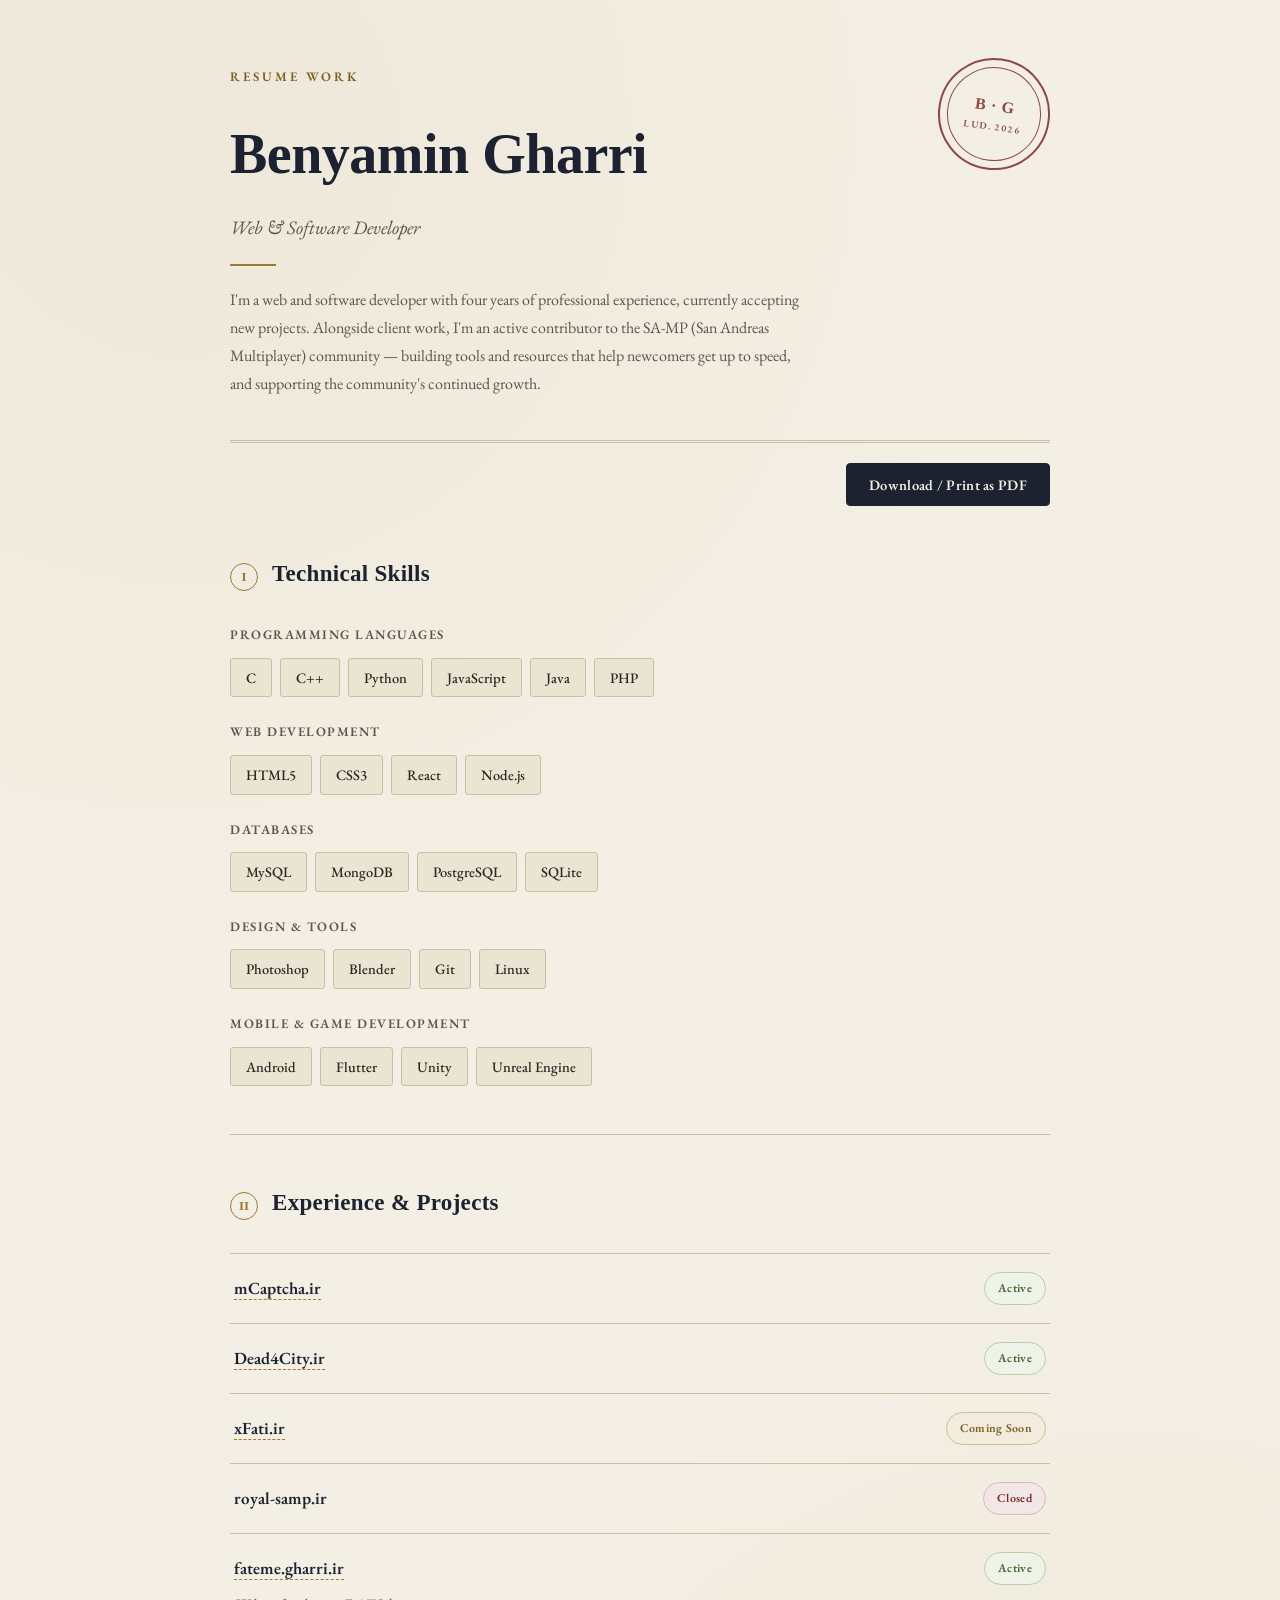
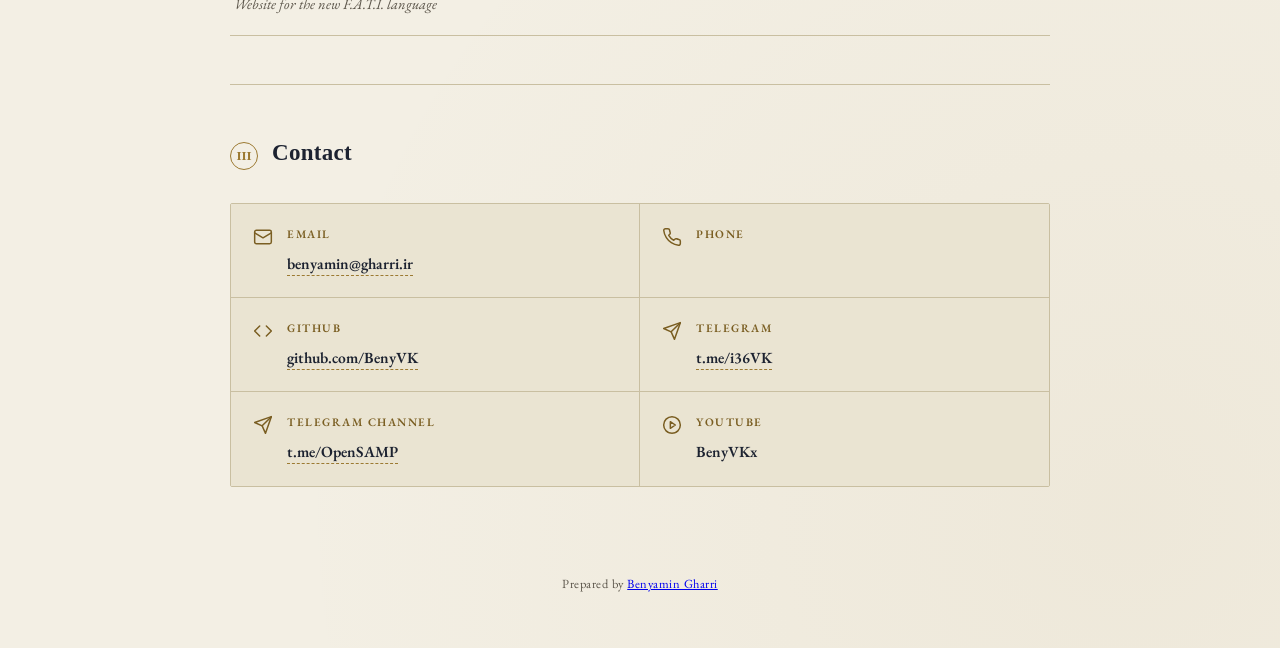
<file: index.html>
<!DOCTYPE html><html lang="en" dir="ltr"><head><meta charset="UTF-8"><meta name="viewport" content="width=device-width, initial-scale=1.0"><title>&amp; Benyamin Gharri &amp;</title><link href="style.min.css" rel="stylesheet"><link href="fonts.min.css" rel="stylesheet"><link rel="icon" type="image/png" href="img/wikipedia.png"></head><body><div class="sheet"><header><div class="seal" aria-hidden="true"><div class="seal-text"> B · G <small class="lud-tooltip"> LUD. 2026 <span class="lud-tooltip-text">Last UpDate</span></small></div></div><div class="eyebrow">Resume Work</div><h1 class="name">Benyamin Gharri</h1><p class="role">Web &amp; Software Developer</p><div class="rule-small"></div><p class="bio">I'm a web and software developer with four years of professional experience, currently accepting new projects. Alongside client work, I'm an active contributor to the SA-MP (San Andreas Multiplayer) community — building tools and resources that help newcomers get up to speed, and supporting the community's continued growth.</p></header><div class="actions no-print"><button class="print-btn" onclick="window.print()">Download / Print as PDF</button></div><main><section id="skills"><div class="sec-head"><div class="sec-no">I</div><h2 class="sec-title">Technical Skills</h2></div><div class="skill-group"><div class="skill-cat">Programming Languages</div><div class="skill-tags"><a class="tag" href="https://www.iso.org/standard/74528.html" target="_blank" rel="noopener">C</a><a class="tag" href="https://isocpp.org" target="_blank" rel="noopener">C++</a><a class="tag" href="https://www.python.org" target="_blank" rel="noopener">Python</a><a class="tag" href="https://developer.mozilla.org/docs/Web/JavaScript" target="_blank" rel="noopener">JavaScript</a><a class="tag" href="https://www.java.com" target="_blank" rel="noopener">Java</a><a class="tag" href="https://www.php.net" target="_blank" rel="noopener">PHP</a></div></div><div class="skill-group"><div class="skill-cat">Web Development</div><div class="skill-tags"><a class="tag" href="https://developer.mozilla.org/docs/Web/HTML" target="_blank" rel="noopener">HTML5</a><a class="tag" href="https://developer.mozilla.org/docs/Web/CSS" target="_blank" rel="noopener">CSS3</a><a class="tag" href="https://react.dev" target="_blank" rel="noopener">React</a><a class="tag" href="https://nodejs.org" target="_blank" rel="noopener">Node.js</a></div></div><div class="skill-group"><div class="skill-cat">Databases</div><div class="skill-tags"><a class="tag" href="https://www.mysql.com" target="_blank" rel="noopener">MySQL</a><a class="tag" href="https://www.mongodb.com" target="_blank" rel="noopener">MongoDB</a><a class="tag" href="https://www.postgresql.org" target="_blank" rel="noopener">PostgreSQL</a><a class="tag" href="https://www.sqlite.org" target="_blank" rel="noopener">SQLite</a></div></div><div class="skill-group"><div class="skill-cat">Design &amp; Tools</div><div class="skill-tags"><a class="tag" href="https://www.adobe.com/products/photoshop.html" target="_blank" rel="noopener">Photoshop</a><a class="tag" href="https://www.blender.org" target="_blank" rel="noopener">Blender</a><a class="tag" href="https://git-scm.com" target="_blank" rel="noopener">Git</a><a class="tag" href="https://www.linux.org" target="_blank" rel="noopener">Linux</a></div></div><div class="skill-group"><div class="skill-cat">Mobile &amp; Game Development</div><div class="skill-tags"><a class="tag" href="https://developer.android.com" target="_blank" rel="noopener">Android</a><a class="tag" href="https://flutter.dev" target="_blank" rel="noopener">Flutter</a><a class="tag" href="https://unity.com" target="_blank" rel="noopener">Unity</a><a class="tag" href="https://www.unrealengine.com" target="_blank" rel="noopener">Unreal Engine</a></div></div></section><section id="work"><div class="sec-head"><div class="sec-no">II</div><h2 class="sec-title">Experience &amp; Projects</h2></div><div class="ledger"><div class="entry"><div class="entry-name"><a href="https://mcaptcha.ir" target="_blank" rel="noopener">mCaptcha.ir</a></div><span class="status active">Active</span></div><div class="entry"><div class="entry-name"><a href="https://dead4city.ir" target="_blank" rel="noopener">Dead4City.ir</a></div><span class="status active">Active</span></div><div class="entry"><div class="entry-name"><a href="https://xfati.ir" target="_blank" rel="noopener">xFati.ir</a></div><span class="status soon">Coming Soon</span></div><div class="entry"><div class="entry-name">royal-samp.ir</div><span class="status closed">Closed</span></div><div class="entry"><div class="entry-name"><a href="https://fateme.gharri.ir" target="_blank" rel="noopener">fateme.gharri.ir</a></div><span class="status active">Active</span><div class="entry-desc">Website for the new F.A.T.I. language</div></div></div></section><section id="contact"><div class="sec-head"><div class="sec-no">III</div><h2 class="sec-title">Contact</h2></div><div class="contact-grid"><div class="contact-card"><span class="contact-icon" aria-hidden="true"><svg viewBox="0 0 24 24" fill="none" stroke="currentColor" stroke-width="1.8" stroke-linecap="round" stroke-linejoin="round"><rect x="2" y="4" width="20" height="16" rx="2"></rect><polyline points="2 7 12 13 22 7"></polyline></svg></span><div class="contact-info"><div class="contact-label">Email</div><div class="contact-value"><a href="mailto:benyamin@gharri.ir">benyamin@gharri.ir</a></div></div></div><div class="contact-card"><span class="contact-icon" aria-hidden="true"><svg viewBox="0 0 24 24" fill="none" stroke="currentColor" stroke-width="1.8" stroke-linecap="round" stroke-linejoin="round"><path d="M22 16.92v3a2 2 0 0 1-2.18 2 19.79 19.79 0 0 1-8.63-3.07 19.5 19.5 0 0 1-6-6 19.79 19.79 0 0 1-3.07-8.67A2 2 0 0 1 4.11 2h3a2 2 0 0 1 2 1.72c.13.96.36 1.9.7 2.81a2 2 0 0 1-.45 2.11L8.09 9.91a16 16 0 0 0 6 6l1.27-1.27a2 2 0 0 1 2.11-.45c.91.34 1.85.57 2.81.7A2 2 0 0 1 22 16.92z"></path></svg></span><div class="contact-info"><div class="contact-label">Phone</div><div class="contact-value"><a href="tel:"></a></div></div></div><div class="contact-card"><span class="contact-icon" aria-hidden="true"><svg viewBox="0 0 24 24" fill="none" stroke="currentColor" stroke-width="1.8" stroke-linecap="round" stroke-linejoin="round"><polyline points="16 18 22 12 16 6"></polyline><polyline points="8 6 2 12 8 18"></polyline></svg></span><div class="contact-info"><div class="contact-label">GitHub</div><div class="contact-value"><a href="https://github.com/BenyVK" target="_blank" rel="noopener">github.com/BenyVK</a></div></div></div><div class="contact-card"><span class="contact-icon" aria-hidden="true"><svg viewBox="0 0 24 24" fill="none" stroke="currentColor" stroke-width="1.8" stroke-linecap="round" stroke-linejoin="round"><line x1="22" y1="2" x2="11" y2="13"></line><polygon points="22 2 15 22 11 13 2 9 22 2"></polygon></svg></span><div class="contact-info"><div class="contact-label">Telegram</div><div class="contact-value"><a href="https://t.me/i36VK" target="_blank" rel="noopener">t.me/i36VK</a></div></div></div><div class="contact-card"><span class="contact-icon" aria-hidden="true"><svg viewBox="0 0 24 24" fill="none" stroke="currentColor" stroke-width="1.8" stroke-linecap="round" stroke-linejoin="round"><line x1="22" y1="2" x2="11" y2="13"></line><polygon points="22 2 15 22 11 13 2 9 22 2"></polygon></svg></span><div class="contact-info"><div class="contact-label">Telegram Channel</div><div class="contact-value"><a href="https://t.me/OpenSAMP" target="_blank" rel="noopener">t.me/OpenSAMP</a></div></div></div><div class="contact-card"><span class="contact-icon" aria-hidden="true"><svg viewBox="0 0 24 24" fill="none" stroke="currentColor" stroke-width="1.8" stroke-linecap="round" stroke-linejoin="round"><circle cx="12" cy="12" r="10"></circle><polygon points="10 8 16 12 10 16"></polygon></svg></span><div class="contact-info"><div class="contact-label">YouTube</div><div class="contact-value">BenyVKx</div></div></div></div></section></main><footer>Prepared by <a href="https://github.com/BenyVK/my-work-resume" target="_blank" rel="noopener">Benyamin Gharri</a></footer></div></body></html>
</file>
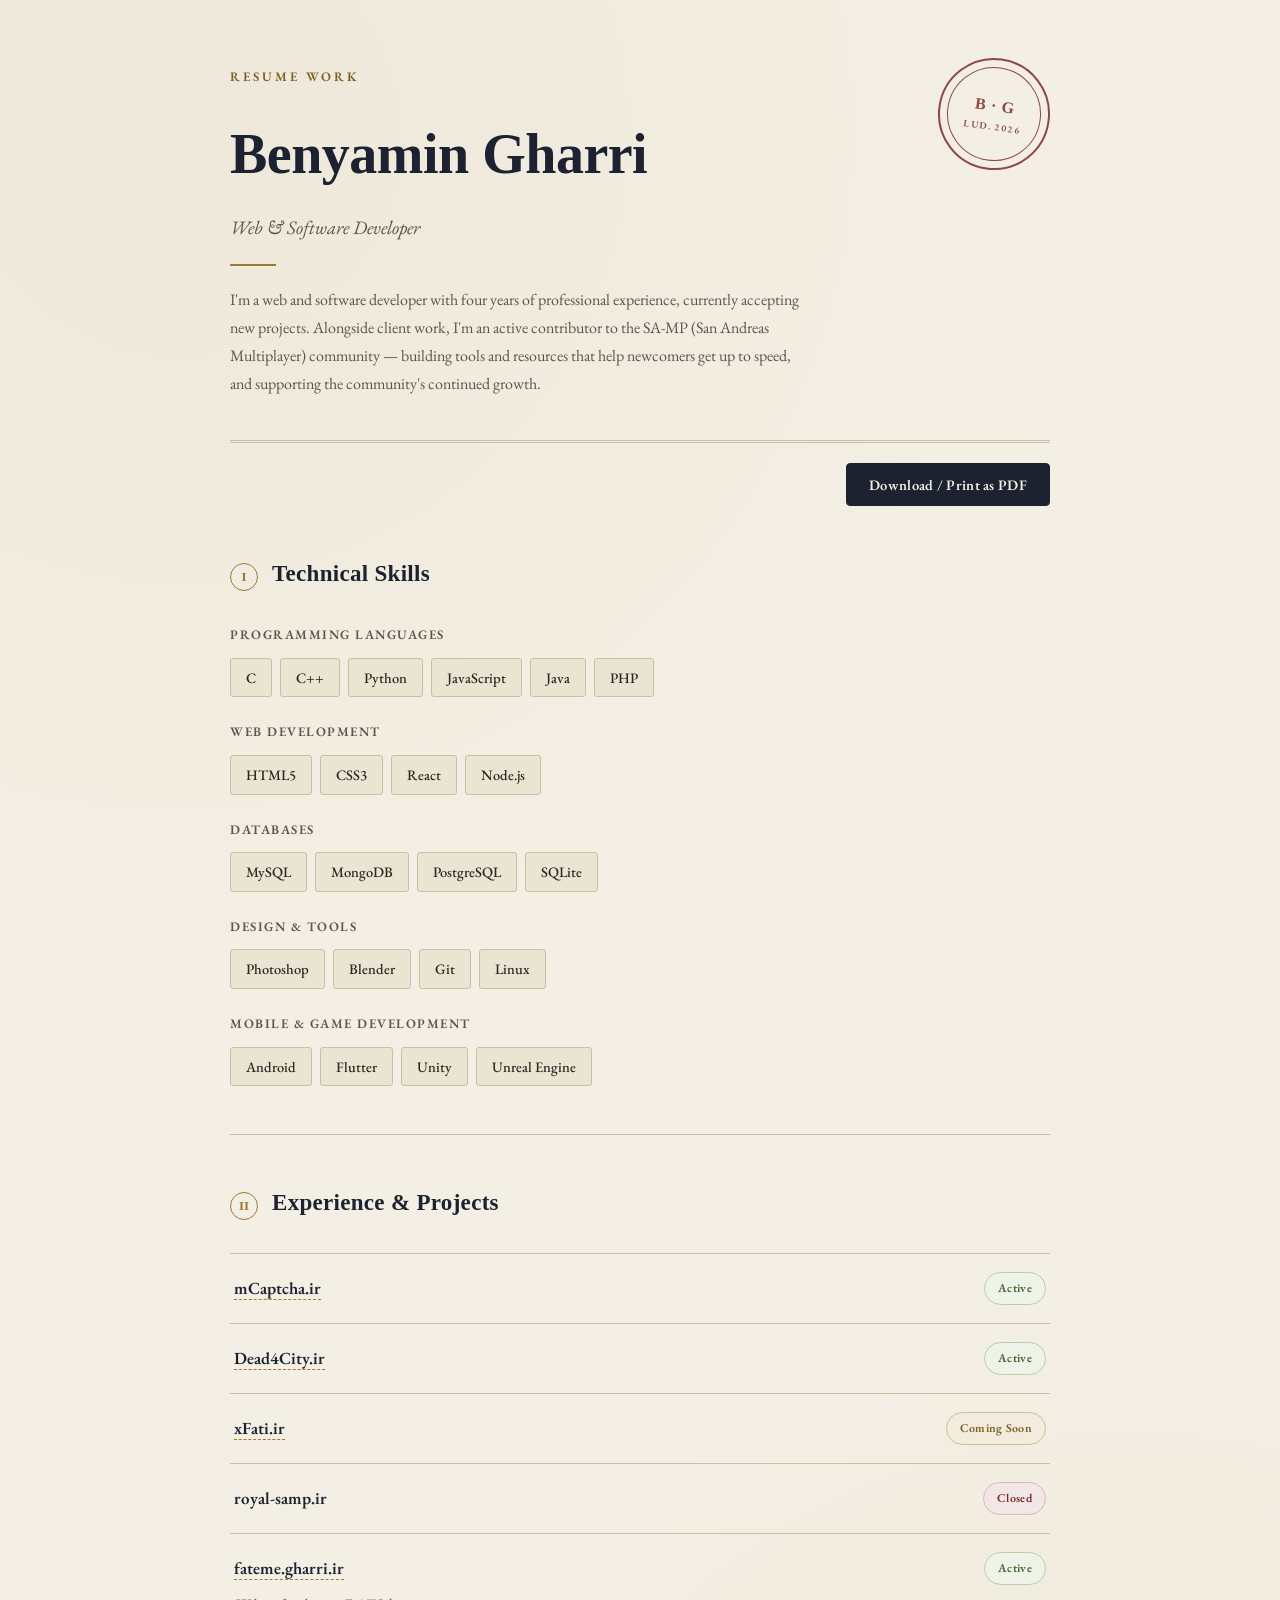
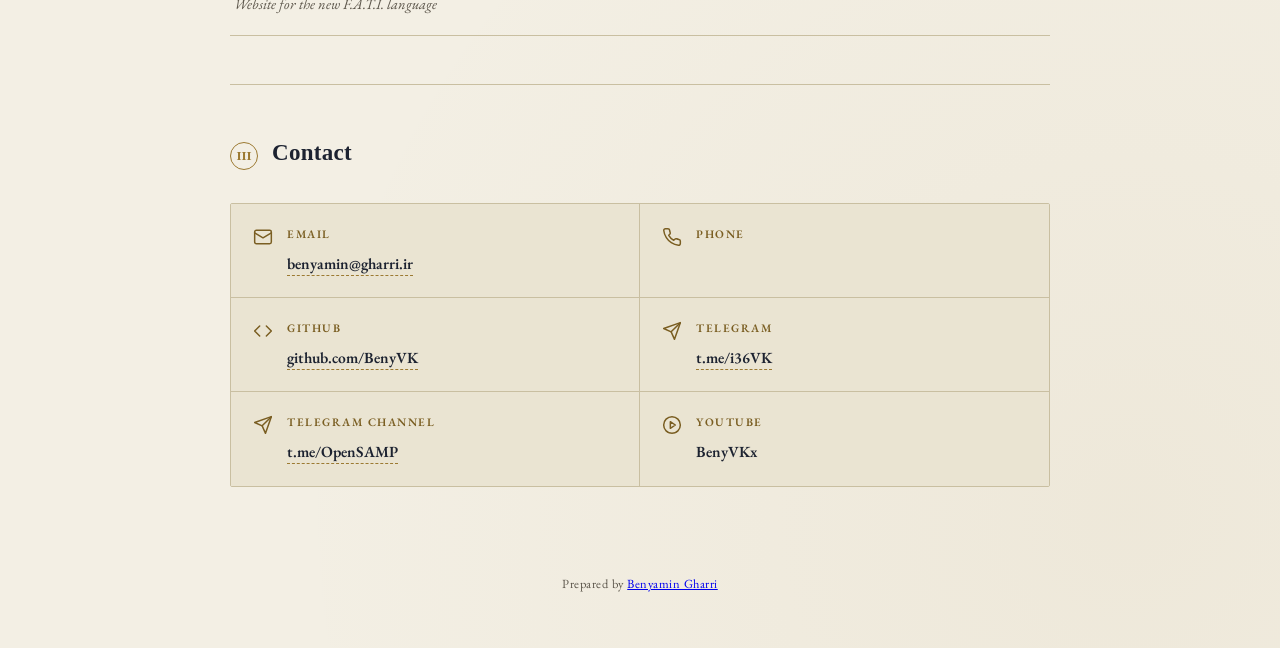
<file: index.org.html>
<!DOCTYPE html>
<html lang="en" dir="ltr">
  <head>
    <meta charset="UTF-8">
    <meta name="viewport" content="width=device-width, initial-scale=1.0">
    <title>&amp; Benyamin Gharri &amp;</title>
    <link href="style.min.css" rel="stylesheet">
    <link href="fonts.min.css" rel="stylesheet">
    <link rel="icon" type="image/png" href="img/wikipedia.png">
  </head>

  <body>
    <div class="sheet">
      <header>
        <div class="seal" aria-hidden="true">
        <div class="seal-text">
          B · G
          <small class="lud-tooltip">
          LUD. 2026
          <span class="lud-tooltip-text">Last UpDate</span>
          </small>
        </div>
        </div>
        <div class="eyebrow">Resume Work</div>
        <h1 class="name">Benyamin Gharri</h1>
        <p class="role">Web &amp; Software Developer</p>
        <div class="rule-small"></div>
        <p class="bio">I'm a web and software developer with four years of professional experience, currently accepting new projects. Alongside client work, I'm an active contributor to the SA-MP (San Andreas Multiplayer) community — building tools and resources that help newcomers get up to speed, and supporting the community's continued growth.</p>
      </header>

      <div class="actions no-print">
        <button class="print-btn" onclick="window.print()">Download / Print as PDF</button>
      </div>

      <main>

      <section id="skills">
        <div class="sec-head">
          <div class="sec-no">I</div>
          <h2 class="sec-title">Technical Skills</h2>
        </div>

        <div class="skill-group">
          <div class="skill-cat">Programming Languages</div>
          <div class="skill-tags">
            <a class="tag" href="https://www.iso.org/standard/74528.html" target="_blank" rel="noopener">C</a>
            <a class="tag" href="https://isocpp.org" target="_blank" rel="noopener">C++</a>
            <a class="tag" href="https://www.python.org" target="_blank" rel="noopener">Python</a>
            <a class="tag" href="https://developer.mozilla.org/docs/Web/JavaScript" target="_blank" rel="noopener">JavaScript</a>
            <a class="tag" href="https://www.java.com" target="_blank" rel="noopener">Java</a>
            <a class="tag" href="https://www.php.net" target="_blank" rel="noopener">PHP</a>
          </div>
        </div>

        <div class="skill-group">
          <div class="skill-cat">Web Development</div>
          <div class="skill-tags">
            <a class="tag" href="https://developer.mozilla.org/docs/Web/HTML" target="_blank" rel="noopener">HTML5</a>
            <a class="tag" href="https://developer.mozilla.org/docs/Web/CSS" target="_blank" rel="noopener">CSS3</a>
            <a class="tag" href="https://react.dev" target="_blank" rel="noopener">React</a>
            <a class="tag" href="https://nodejs.org" target="_blank" rel="noopener">Node.js</a>
          </div>
        </div>

        <div class="skill-group">
          <div class="skill-cat">Databases</div>
          <div class="skill-tags">
            <a class="tag" href="https://www.mysql.com" target="_blank" rel="noopener">MySQL</a>
            <a class="tag" href="https://www.mongodb.com" target="_blank" rel="noopener">MongoDB</a>
            <a class="tag" href="https://www.postgresql.org" target="_blank" rel="noopener">PostgreSQL</a>
            <a class="tag" href="https://www.sqlite.org" target="_blank" rel="noopener">SQLite</a>
          </div>
        </div>

        <div class="skill-group">
          <div class="skill-cat">Design &amp; Tools</div>
          <div class="skill-tags">
            <a class="tag" href="https://www.adobe.com/products/photoshop.html" target="_blank" rel="noopener">Photoshop</a>
            <a class="tag" href="https://www.blender.org" target="_blank" rel="noopener">Blender</a>
            <a class="tag" href="https://git-scm.com" target="_blank" rel="noopener">Git</a>
            <a class="tag" href="https://www.linux.org" target="_blank" rel="noopener">Linux</a>
          </div>
        </div>

        <div class="skill-group">
          <div class="skill-cat">Mobile &amp; Game Development</div>
          <div class="skill-tags">
            <a class="tag" href="https://developer.android.com" target="_blank" rel="noopener">Android</a>
            <a class="tag" href="https://flutter.dev" target="_blank" rel="noopener">Flutter</a>
            <a class="tag" href="https://unity.com" target="_blank" rel="noopener">Unity</a>
            <a class="tag" href="https://www.unrealengine.com" target="_blank" rel="noopener">Unreal Engine</a>
          </div>
        </div>
      </section>

      <section id="work">
        <div class="sec-head">
          <div class="sec-no">II</div>
          <h2 class="sec-title">Experience &amp; Projects</h2>
        </div>

        <div class="ledger">
          <div class="entry">
            <div class="entry-name"><a href="https://mcaptcha.ir" target="_blank" rel="noopener">mCaptcha.ir</a></div>
            <span class="status active">Active</span>
          </div>

          <div class="entry">
            <div class="entry-name"><a href="https://dead4city.ir" target="_blank" rel="noopener">Dead4City.ir</a></div>
            <span class="status active">Active</span>
          </div>

          <div class="entry">
            <div class="entry-name"><a href="https://xfati.ir" target="_blank" rel="noopener">xFati.ir</a></div>
            <span class="status soon">Coming Soon</span>
          </div>

          <div class="entry">
            <div class="entry-name">royal-samp.ir</div>
            <span class="status closed">Closed</span>
          </div>

          <div class="entry">
            <div class="entry-name"><a href="https://fateme.gharri.ir" target="_blank" rel="noopener">fateme.gharri.ir</a></div>
            <span class="status active">Active</span>
            <div class="entry-desc">Website for the new F.A.T.I. language</div>
          </div>
        </div>
      </section>

      <section id="contact">
        <div class="sec-head">
          <div class="sec-no">III</div>
          <h2 class="sec-title">Contact</h2>
        </div>

        <div class="contact-grid">
          <div class="contact-card">
            <span class="contact-icon" aria-hidden="true">
              <svg viewBox="0 0 24 24" fill="none" stroke="currentColor" stroke-width="1.8" stroke-linecap="round" stroke-linejoin="round"><rect x="2" y="4" width="20" height="16" rx="2"></rect><polyline points="2 7 12 13 22 7"></polyline></svg>
            </span>
            <div class="contact-info">
              <div class="contact-label">Email</div>
              <div class="contact-value"><a href="mailto:benyamin@gharri.ir">benyamin@gharri.ir</a></div>
            </div>
          </div>
          <div class="contact-card">
            <span class="contact-icon" aria-hidden="true">
              <svg viewBox="0 0 24 24" fill="none" stroke="currentColor" stroke-width="1.8" stroke-linecap="round" stroke-linejoin="round"><path d="M22 16.92v3a2 2 0 0 1-2.18 2 19.79 19.79 0 0 1-8.63-3.07 19.5 19.5 0 0 1-6-6 19.79 19.79 0 0 1-3.07-8.67A2 2 0 0 1 4.11 2h3a2 2 0 0 1 2 1.72c.13.96.36 1.9.7 2.81a2 2 0 0 1-.45 2.11L8.09 9.91a16 16 0 0 0 6 6l1.27-1.27a2 2 0 0 1 2.11-.45c.91.34 1.85.57 2.81.7A2 2 0 0 1 22 16.92z"></path></svg>
            </span>
            <div class="contact-info">
              <div class="contact-label">Phone</div>
              <div class="contact-value"><a href="tel:+"></a></div>
            </div>
          </div>
          <div class="contact-card">
            <span class="contact-icon" aria-hidden="true">
              <svg viewBox="0 0 24 24" fill="none" stroke="currentColor" stroke-width="1.8" stroke-linecap="round" stroke-linejoin="round"><polyline points="16 18 22 12 16 6"></polyline><polyline points="8 6 2 12 8 18"></polyline></svg>
            </span>
            <div class="contact-info">
              <div class="contact-label">GitHub</div>
              <div class="contact-value"><a href="https://github.com/BenyVK" target="_blank" rel="noopener">github.com/BenyVK</a></div>
            </div>
          </div>
          <div class="contact-card">
            <span class="contact-icon" aria-hidden="true">
              <svg viewBox="0 0 24 24" fill="none" stroke="currentColor" stroke-width="1.8" stroke-linecap="round" stroke-linejoin="round"><line x1="22" y1="2" x2="11" y2="13"></line><polygon points="22 2 15 22 11 13 2 9 22 2"></polygon></svg>
            </span>
            <div class="contact-info">
              <div class="contact-label">Telegram</div>
              <div class="contact-value"><a href="https://t.me/i36VK" target="_blank" rel="noopener">t.me/i36VK</a></div>
            </div>
          </div>
          <div class="contact-card">
            <span class="contact-icon" aria-hidden="true">
              <svg viewBox="0 0 24 24" fill="none" stroke="currentColor" stroke-width="1.8" stroke-linecap="round" stroke-linejoin="round"><line x1="22" y1="2" x2="11" y2="13"></line><polygon points="22 2 15 22 11 13 2 9 22 2"></polygon></svg>
            </span>
            <div class="contact-info">
              <div class="contact-label">Telegram Channel</div>
              <div class="contact-value"><a href="https://t.me/OpenSAMP" target="_blank" rel="noopener">t.me/OpenSAMP</a></div>
            </div>
          </div>
          <div class="contact-card">
            <span class="contact-icon" aria-hidden="true">
              <svg viewBox="0 0 24 24" fill="none" stroke="currentColor" stroke-width="1.8" stroke-linecap="round" stroke-linejoin="round"><circle cx="12" cy="12" r="10"></circle><polygon points="10 8 16 12 10 16"></polygon></svg>
            </span>
            <div class="contact-info">
              <div class="contact-label">YouTube</div>
              <div class="contact-value">BenyVKx</div>
            </div>
          </div>
        </div>
      </section>

      </main>

      <footer>Prepared by <a href="https://github.com/BenyVK/my-work-resume" target="_blank" rel="noopener">Benyamin Gharri</a></footer>

    </div>
  </body>
</html>
</file>
<file: style.min.css>
:root{--ink:#1c2230;--paper:#f3efe4;--paper-2:#eae4d2;--line:#c9bfa1;--brass:#9c7a32;--brass-deep:#7a5e22;--text:#2a2620;--text-soft:#5b554a;--seal:#7a2b2b;--ok:#3e5e2c;--ok-bg:#eef3e8;--ok-line:#b9cdab;--soon-bg:#f3ecdd;--closed-bg:#f3e6e6;--closed-line:#d9b8b8}*{box-sizing:border-box;margin:0;padding:0}html{scroll-behavior:smooth}body{background:var(--paper);color:var(--text);font-family:'EB Garamond',Georgia,serif;font-size:17px;line-height:1.75;background-image:radial-gradient(circle at 14% 6%,rgba(156,122,50,0.06),transparent 35%),radial-gradient(circle at 88% 94%,rgba(156,122,50,0.06),transparent 35%)}@media (prefers-reduced-motion:reduce){*{animation:none !important;transition:none !important}}.sheet{max-width:880px;margin:0 auto;padding:0 30px}header{position:relative;padding:66px 0 42px;border-bottom:3px double var(--line)}.eyebrow{font-size:13px;letter-spacing:3px;text-transform:uppercase;color:var(--brass-deep);font-weight:600;margin-bottom:16px}.name{font-family:'Playfair Display',serif;font-size:clamp(36px,6vw,56px);font-weight:800;color:var(--ink);letter-spacing:-0.5px}.role{font-size:19px;font-style:italic;color:var(--text-soft);margin-top:8px}.rule-small{width:46px;height:2px;background:var(--brass);margin:20px 0 0}.bio{margin-top:20px;max-width:580px;font-size:16px;color:var(--text-soft)}.seal{position:absolute;top:58px;right:0;width:112px;height:112px;border:2.5px solid var(--seal);border-radius:50%;display:flex;align-items:center;justify-content:center;transform:rotate(8deg);opacity:0.85;color:var(--seal)}.seal::before{content:"";position:absolute;inset:7px;border:1px solid var(--seal);border-radius:50%}.seal-text{font-family:'Playfair Display',serif;font-size:16px;font-weight:800;text-align:center;line-height:1.4;letter-spacing:1px}.seal-text small{display:block;font-family:'EB Garamond',serif;font-size:9.5px;font-weight:600;letter-spacing:1.5px;margin-top:3px}@media (max-width:640px){.seal{display:none}}section{padding:48px 0;border-bottom:1px solid var(--line)}section:last-of-type{border-bottom:none}.sec-head{display:flex;align-items:baseline;gap:14px;margin-bottom:30px}.sec-no{font-family:'Playfair Display',serif;font-size:13px;font-weight:700;color:var(--brass);border:1px solid var(--brass);border-radius:50%;width:28px;height:28px;display:flex;align-items:center;justify-content:center;flex-shrink:0}.sec-title{font-family:'Playfair Display',serif;font-size:23px;font-weight:700;color:var(--ink);letter-spacing:0.3px}.skill-group{margin-bottom:24px}.skill-group:last-child{margin-bottom:0}.skill-cat{font-size:13px;font-weight:600;text-transform:uppercase;color:var(--text-soft);margin-bottom:11px;letter-spacing:1.5px}.skill-tags{display:flex;flex-wrap:wrap;gap:8px}.tag{font-size:14.5px;padding:6px 15px;border:1px solid var(--line);border-radius:3px;background:var(--paper-2);color:var(--text);font-weight:500;text-decoration:none;display:inline-block;transition:background 0.15s ease,border-color 0.15s ease,color 0.15s ease}.tag:hover{background:var(--brass);border-color:var(--brass-deep);color:#fff}.ledger{border-top:1px solid var(--line)}.entry{display:grid;grid-template-columns:1fr auto;gap:6px 16px;align-items:center;padding:18px 4px;border-bottom:1px solid var(--line)}.entry-name{font-size:17px;font-weight:600;color:var(--ink)}.entry-name a{color:inherit;text-decoration:none;border-bottom:1px dashed var(--brass)}.entry-name a:hover{color:var(--brass-deep)}.entry-desc{grid-column:1 / 2;font-size:14.5px;font-style:italic;color:var(--text-soft)}.status{font-size:12px;font-weight:600;letter-spacing:0.3px;padding:5px 13px;border-radius:20px;white-space:nowrap}.status.active{background:var(--ok-bg);color:var(--ok);border:1px solid var(--ok-line)}.status.soon{background:var(--soon-bg);color:var(--brass-deep);border:1px solid var(--line)}.status.closed{background:var(--closed-bg);color:var(--seal);border:1px solid var(--closed-line)}.contact-grid{display:grid;grid-template-columns:repeat(2,1fr);border:1px solid var(--line);border-radius:2px;overflow:hidden}.contact-card{display:flex;gap:14px;align-items:flex-start;background:var(--paper-2);padding:20px 22px;border-right:1px solid var(--line);border-bottom:1px solid var(--line)}.contact-card:nth-child(2n){border-right:none}.contact-card:nth-child(5),.contact-card:nth-child(6){border-bottom:none}.contact-icon{flex-shrink:0;width:20px;height:20px;margin-top:3px;color:var(--brass-deep)}.contact-icon svg{width:100%;height:100%;display:block}.contact-info{flex:1;min-width:0}.contact-label{font-size:11.5px;color:var(--brass-deep);font-weight:600;letter-spacing:1.5px;text-transform:uppercase;margin-bottom:6px}.contact-value{font-size:15.5px;font-weight:600;color:var(--ink);word-break:break-word}.contact-value a{color:inherit;text-decoration:none;border-bottom:1px dashed var(--brass);padding-bottom:1px;transition:color 0.15s ease,border-color 0.15s ease}.contact-value a:hover{color:var(--brass-deep);border-color:var(--brass-deep)}@media (max-width:640px){.contact-grid{grid-template-columns:1fr}.contact-card{border-right:none}.contact-card:last-child{border-bottom:none}}footer{text-align:center;padding:38px 0 54px;font-size:12.5px;letter-spacing:0.5px;color:var(--text-soft)}.actions{display:flex;justify-content:flex-end;padding:20px 0 0}.print-btn{font-family:'EB Garamond',serif;font-size:14.5px;font-weight:600;letter-spacing:0.3px;color:var(--paper);background:var(--ink);border:1px solid var(--ink);border-radius:4px;padding:11px 22px;cursor:pointer;transition:background 0.15s ease,border-color 0.15s ease}.print-btn:hover{background:var(--brass-deep);border-color:var(--brass-deep)}a:focus-visible,button:focus-visible{outline:2px solid var(--brass-deep);outline-offset:2px}@media print{.no-print{display:none !important}body{background:var(--paper)}.seal{opacity:1}section{break-inside:avoid}.entry{break-inside:avoid}a{color:inherit !important;text-decoration:none !important}}.lud-tooltip{position:relative;cursor:help;display:inline-block}.lud-tooltip .lud-tooltip-text{visibility:hidden;opacity:0;width:140px;background-color:#1c2230;color:#f3efe4;text-align:center;padding:6px 10px;border-radius:6px;font-size:11px;font-weight:400;font-family:'EB Garamond',serif;letter-spacing:0.5px;white-space:nowrap;position:absolute;bottom:130%;left:50%;transform:translateX(-50%);transition:opacity 0.25s ease,visibility 0.25s ease;z-index:10}.lud-tooltip .lud-tooltip-text::after{content:"";position:absolute;top:100%;left:50%;transform:translateX(-50%);border:5px solid transparent;border-top-color:#1c2230}.lud-tooltip:hover .lud-tooltip-text{visibility:visible;opacity:1}
</file>
<file: fonts.min.css>
@font-face{font-family:'EB Garamond';font-style:normal;font-weight:400;font-display:swap;src:url('EB_Garamond/EBGaramond-Regular.ttf') format('truetype')}@font-face{font-family:'EB Garamond';font-style:normal;font-weight:500;font-display:swap;src:url('EB_Garamond/EBGaramond-Medium.ttf') format('truetype')}@font-face{font-family:'EB Garamond';font-style:normal;font-weight:600;font-display:swap;src:url('EB_Garamond/EBGaramond-SemiBold.ttf') format('truetype')}@font-face{font-family:'EB Garamond';font-style:italic;font-weight:400;font-display:swap;src:url('EB_Garamond/EBGaramond-Italic.ttf') format('truetype')}@font-face{font-family:'EB Garamond';font-style:italic;font-weight:500;font-display:swap;src:url('EB_Garamond/EBGaramond-MediumItalic.ttf') format('truetype')}
</file>
